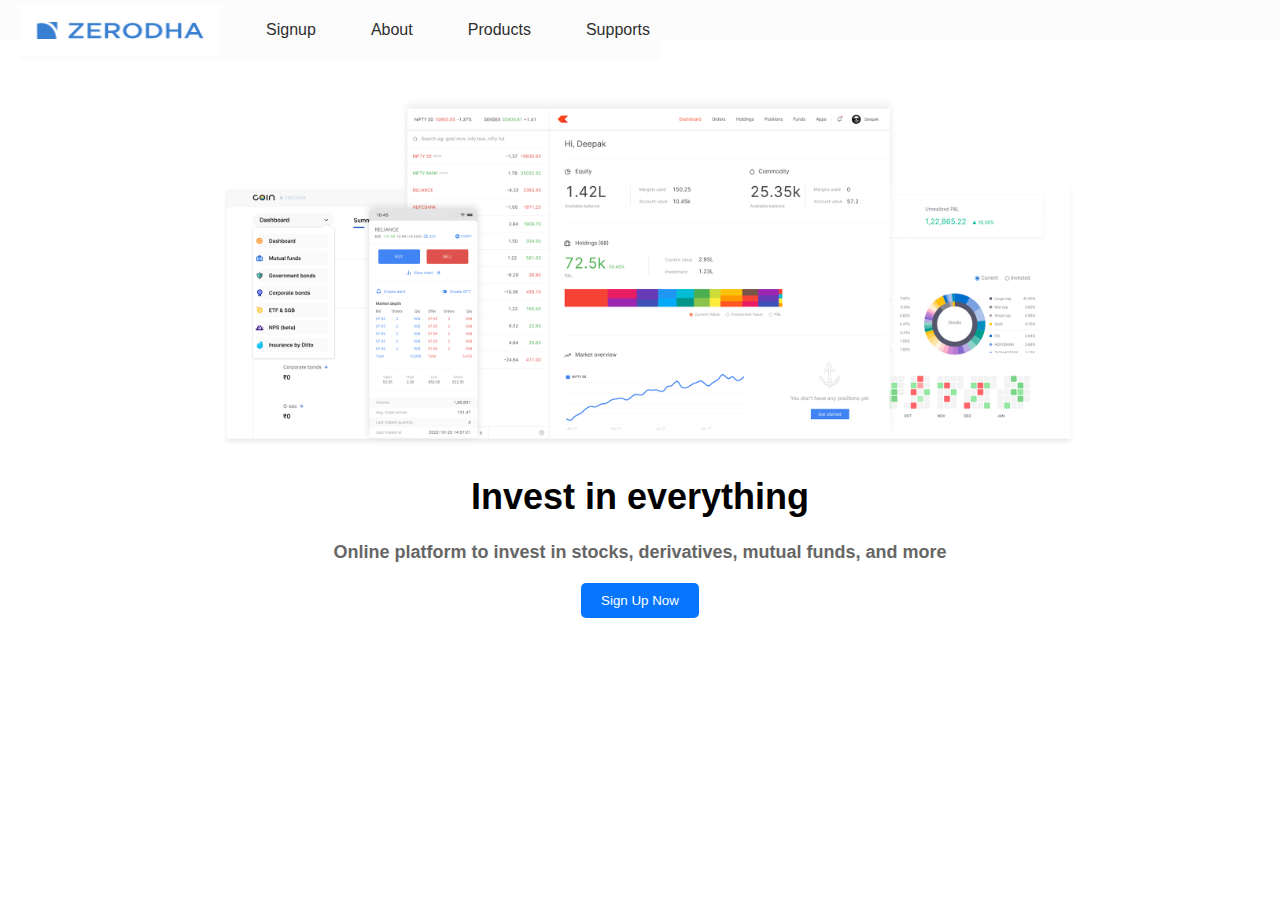
<file: D2 ZERODHA/tcss.html>
<!DOCTYPE html>
<html lang="en">
<head>
    <meta charset="UTF-8">
    <meta name="viewport" content="width=device-width, initial-scale=1.0">
    <title>zerodha</title>
    <link rel="stylesheet" href="style.css">
</head>
<body>
        <div class="header">
            <nav>
            <img src="img/1.png">
                <span> 
                    <a href="#">Signup</a>
                </span>
                <span> 
                    <a href="#">About</a>
                </span>
                <span> 
                    <a href="#">Products</a>
                </span>
                <span> 
                    <a href="#">Supports</a>
                </span>
            </nav>
        </div>
        <br>
        <br>
        <div class="hero">
            <center>
                <img src="img/2.png">
                <h1>Invest in everything</h1>
                <h4>Online platform to invest in stocks, derivatives, mutual funds, and more</h4>
                <button>Sign Up Now</button>
            </center>
        </div>
</body>
</html>
</file>
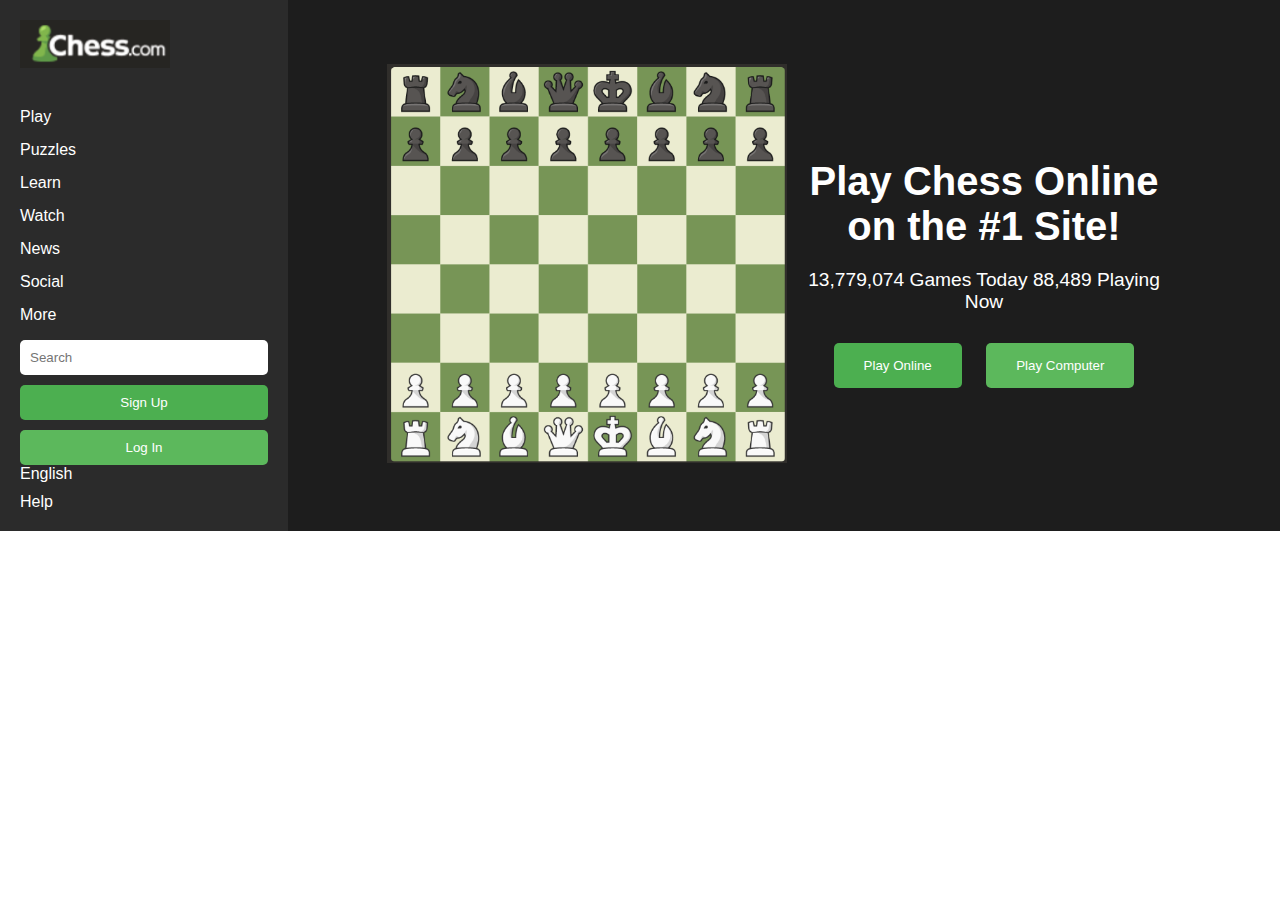
<file: D3 PAYTM CHESS/Chess/chess.html>
<!DOCTYPE html>
<html lang="en">
<head>
    <meta charset="UTF-8">
    <meta name="viewport" content="width=device-width, initial-scale=1.0">
    <title>Chess.com Clone</title>
    <link rel="stylesheet" href="style3.css">
</head>
<body>
    <div class="container">
        <aside class="sidebar">
            <div class="logo">
                <img src="img/7.png" alt="Chess.com Logo">
            </div>
            <nav class="nav-links">
                <ul>
                    <li><a href="#">Play</a></li>
                    <li><a href="#">Puzzles</a></li>
                    <li><a href="#">Learn</a></li>
                    <li><a href="#">Watch</a></li>
                    <li><a href="#">News</a></li>
                    <li><a href="#">Social</a></li>
                    <li><a href="#">More</a></li>
                </ul>
            </nav>
            <div class="search-signin">
                <input type="text" placeholder="Search">
                <button class="signup-btn">Sign Up</button>
                <button class="login-btn">Log In</button>
            </div>
            <div class="footer">
                <a href="#">English</a>
                <a href="#">Help</a>
            </div>
        </aside>
        <main class="main-content">
            <section class="hero">
                <div class="chess-board">
                    <img src="img/6.png" alt="Chess Board">
                </div>
                <div class="hero-text">
                    <h1>Play Chess Online on the #1 Site!</h1>
                    <p><span>13,779,074</span> Games Today <span>88,489</span> Playing Now</p>
                    <button class="play-online-btn">Play Online</button>
                    <button class="play-computer-btn">Play Computer</button>
                </div>
            </section>
        </main>
    </div>
</body>
</html>
</file>
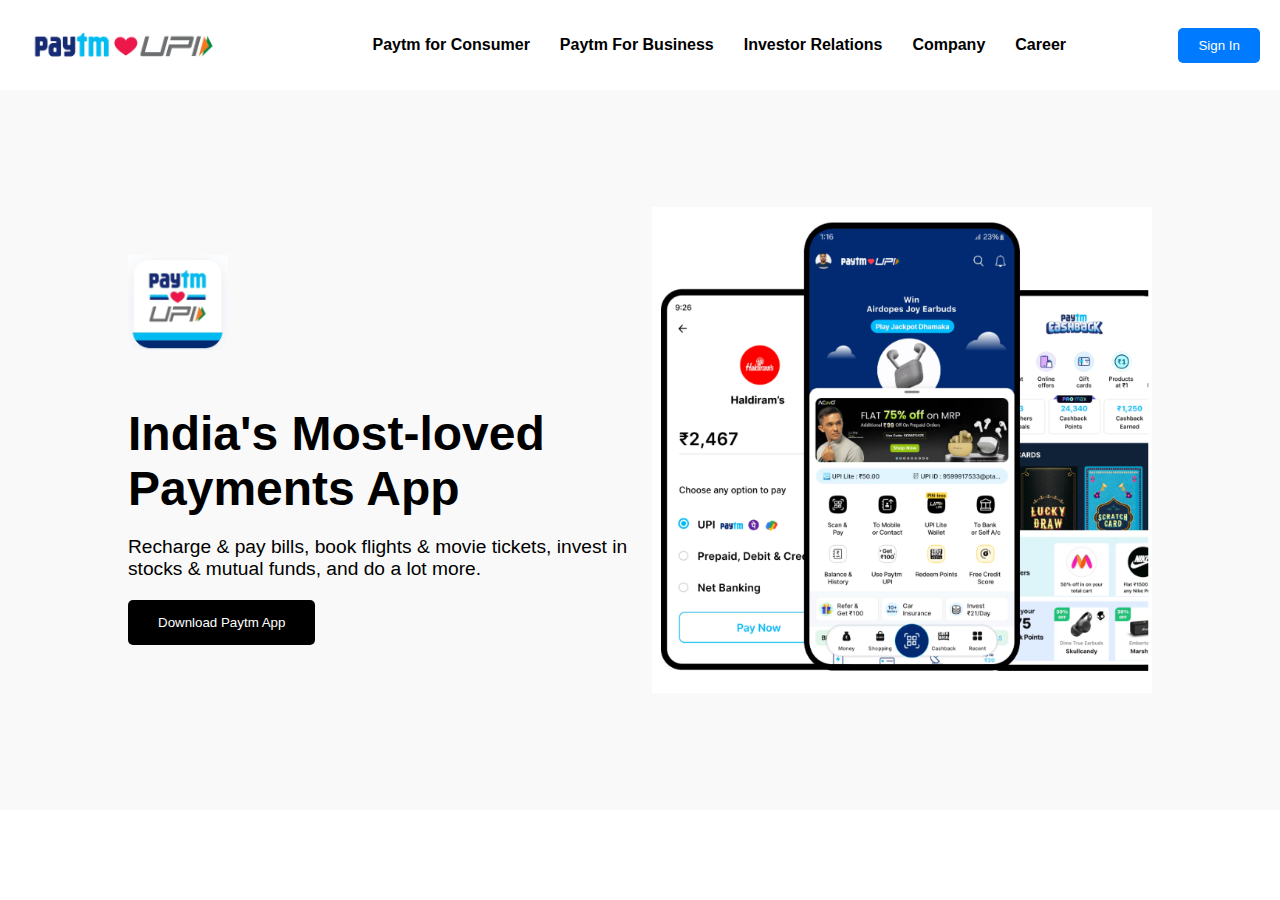
<file: D3 PAYTM CHESS/Paytm/Pay.html>
<!DOCTYPE html>
<html lang="en">
<head>
    <meta charset="UTF-8">
    <meta name="viewport" content="width=device-width, initial-scale=1.0">
    <title>Paytm Clone</title>
    <link rel="stylesheet" href="style2.css">
</head>
<body>
    <header>
        <nav>
            <div class="logo">
                <img src="img/3.png" alt="Paytm UPI">
            </div>
            <ul class="nav-links">
                <li><a href="#">Paytm for Consumer</a></li>
                <li><a href="#">Paytm For Business</a></li>
                <li><a href="#">Investor Relations</a></li>
                <li><a href="#">Company</a></li>
                <li><a href="#">Career</a></li>
            </ul>
            <div class="sign-in">
                <button>Sign In</button>
            </div>
        </nav>
    </header>
    <main>
        <section class="hero">
            <div class="hero-content">
                <img src="img/5.png" alt="Paytm Icon">
                <h1><b>India's Most-loved Payments App</b></h1>
                <p>Recharge & pay bills, book flights & movie tickets, invest in stocks & mutual funds, and do a lot more.</p>
                <button class="download-btn">Download Paytm App</button>
            </div>
            <div class="hero-image">
                <img src="img/4.png" alt="Paytm App Mockup">
            </div>
        </section>
    </main>
</body>
</html>
</file>
<file: D2 ZERODHA/style.css>
body {
    font-family: Arial, sans-serif;
    margin: 0;
    padding: 0;
}

.header {
    background-color: #fcfcfc;
    padding: 20px;
    text-align: center;
}

.header img {
    width: 200px;
    height: 50px;
    margin-right: 1px;
}

nav{
    position: fixed;
    background-color: #fcfcfc;
    top: 0;
    width: 50%;
    z-index: 10;
    display: flex;
    justify-content: space-between;
    align-items: center;
    font-size: 16px;
    font-weight: 400;
    box-shadow: #424242;
    box-sizing: border-box;
    padding-top: 0px;
    height: 60px;
}

nav a {
    text-decoration: none;
    color: #2f2e2e;
    padding: 10px;
}

nav a:hover {
    color: #2008f4;
}

.hero h1 {
    font-size: 36px;
    margin-bottom: 10px;
}

.hero h4 {
    font-size: 18px;
    color: #666;
    margin-bottom: 20px;
}

button {
    background-color: #0676ff;
    color: #fff;
    padding: 10px 20px;
    border: none;
    border-radius: 5px;
    cursor: pointer;
}

button:hover {
    background-color: #4700fb;
}
</file>
<file: D3 PAYTM CHESS/Chess/style3.css>
body {
    font-family: Arial, sans-serif;
    margin: 0;
    padding: 0;
    display: flex;
}

.container {
    display: flex;
    width: 100%;
}

.sidebar {
    background-color: #2b2b2b;
    color: white;
    width: 250px;
    display: flex;
    flex-direction: column;
    justify-content: space-between;
    padding: 20px;
}

.logo img {
    width: 150px;
    margin-bottom: 20px;
}

.nav-links ul {
    list-style: none;
    padding: 0;
}

.nav-links li {
    margin: 15px 0;
}

.nav-links a {
    text-decoration: none;
    color: white;
    display: flex;
    align-items: center;
}

.nav-links a:hover {
    text-decoration: underline;
}

.search-signin {
    display: flex;
    flex-direction: column;
    gap: 10px;
}

.search-signin input {
    padding: 10px;
    border: none;
    border-radius: 5px;
}

.signup-btn, .login-btn {
    background-color: #4CAF50;
    color: white;
    border: none;
    padding: 10px;
    border-radius: 5px;
    cursor: pointer;
}

.signup-btn {
    background-color: #4CAF50;
}

.login-btn {
    background-color: #5CB85C;
}

.footer {
    display: flex;
    flex-direction: column;
    gap: 10px;
}

.footer a {
    color: white;
    text-decoration: none;
}

.footer a:hover {
    text-decoration: underline;
}

.main-content {
    background-color: #1d1d1d;
    color: white;
    flex-grow: 1;
    display: flex;
    justify-content: center;
    align-items: center;
}

.hero {
    display: flex;
    align-items: center;
    justify-content: space-between;
    width: 80%;
    margin: 0 auto;
}

.chess-board img {
    width: 400px;
}

.hero-text {
    max-width: 600px;
    text-align: center;
}

.hero-text h1 {
    font-size: 2.5em;
    margin-bottom: 20px;
}

.hero-text p {
    font-size: 1.2em;
    margin-bottom: 20px;
}

.play-online-btn, .play-computer-btn {
    background-color: #4CAF50;
    color: white;
    border: none;
    padding: 15px 30px;
    border-radius: 5px;
    cursor: pointer;
    margin: 10px;
}

.play-computer-btn {
    background-color: #5CB85C;
}
</file>
<file: D3 PAYTM CHESS/Paytm/style2.css>
body {
    font-family: Arial, sans-serif;
    margin: 0;
    padding: 0;
}

header {
    background-color: #fff;
    box-shadow: 0 2px 4px rgba(0,0,0,0.1);
}

nav {
    display: flex;
    justify-content: space-between;
    align-items: center;
    padding: 20px;
}

.logo img {
    width: 200px;
}

.nav-links {
    list-style: none;
    display: flex;
    gap: 30px;
}

.nav-links li {
    display: inline;
}

.nav-links a {
    text-decoration: none;
    color: #000;
    font-weight: bold;
}

.sign-in button {
    background-color: #007bff;
    color: #fff;
    border: none;
    padding: 10px 20px;
    border-radius: 5px;
    cursor: pointer;
}

main {
    display: flex;
    justify-content: center;
    align-items: center;
    height: 80vh;
    background-color: #f9f9f9;
}

.hero {
    display: flex;
    align-items: center;
    justify-content: space-between;
    width: 80%;
    margin: 0 auto;
}

.hero-content {
    max-width: 600px;
}

.hero-content img {
    width: 100px;
    margin-bottom: 20px;
}

.hero-content h1 {
    font-size: 3em;
    margin-bottom: 20px;
}

.hero-content p {
    font-size: 1.2em;
    margin-bottom: 20px;
}

.download-btn {
    background-color: #000;
    color: #fff;
    border: none;
    padding: 15px 30px;
    border-radius: 5px;
    cursor: pointer;
}

.hero-image img {
    width: 500px;
    float: right;
    margin-right: 0;
}
</file>
